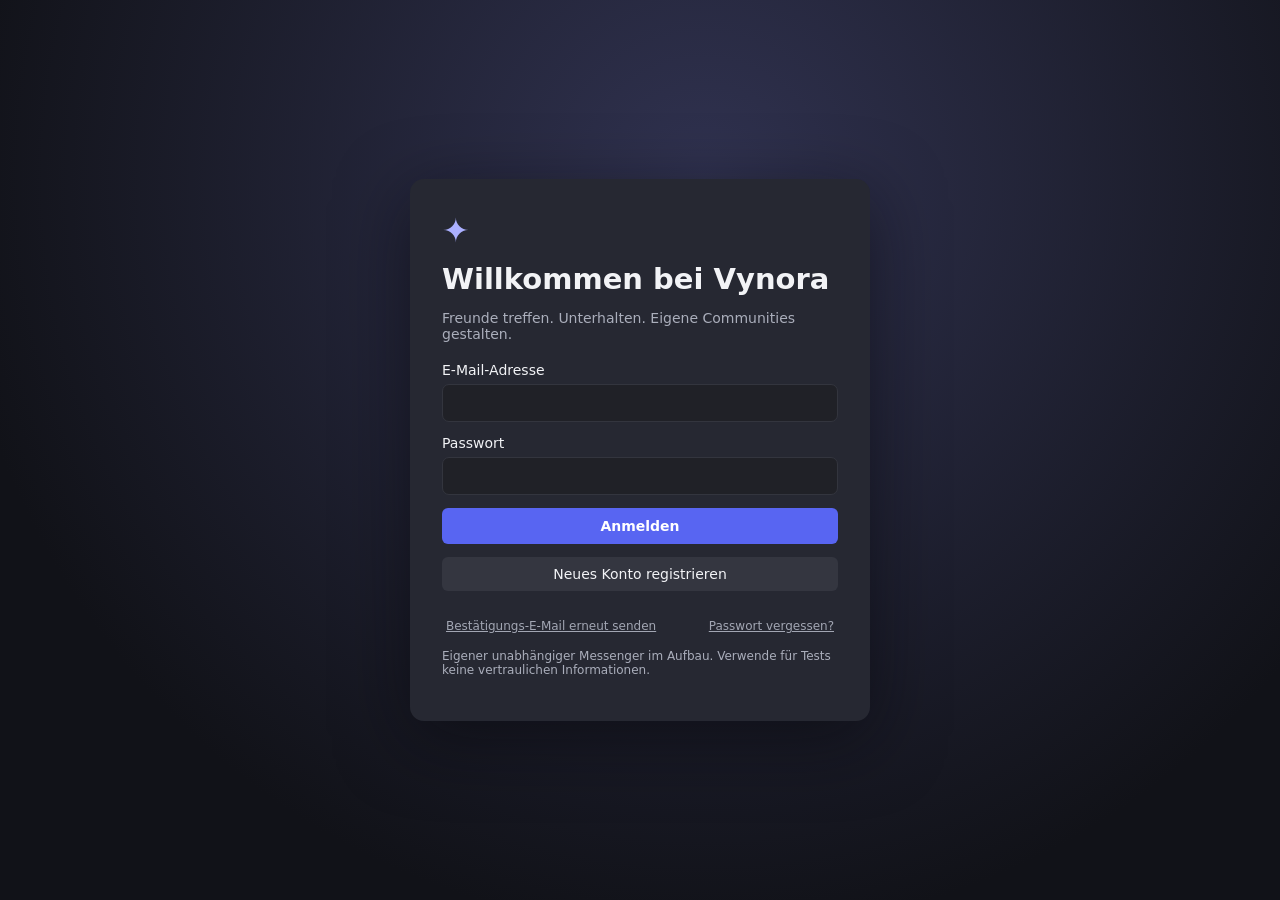
<file: index.html>
<!doctype html>
<html lang="de">
<head>
<meta charset="utf-8"><meta name="viewport" content="width=device-width,initial-scale=1">
<meta name="theme-color" content="#18191f">
<title>Vynora — Chat, Friends & Communities</title>
<style>
:root{color-scheme:dark;font-family:Inter,ui-sans-serif,system-ui,-apple-system,"Segoe UI",Arial,sans-serif;background:#17181e;color:#f3f3f5;font-size:14px}
*{box-sizing:border-box}body{margin:0}button,input,textarea{font:inherit}button{cursor:pointer;color:inherit;background:transparent;border:0}button:focus-visible,input:focus-visible,textarea:focus-visible{outline:2px solid #99a0ff;outline-offset:2px}
button:disabled{opacity:.4;cursor:default}button:hover:not(:disabled){filter:brightness(1.16)}
input,textarea{background:#202127;color:inherit;border:1px solid #33353e;border-radius:7px;padding:10px;min-width:0}textarea{resize:none}a{color:#adb8ff}.hidden{display:none!important}
#authView{display:grid;min-height:100dvh;place-items:center;background:radial-gradient(circle at 55% 20%,#303250,#111218 75%);padding:24px}
.authCard{background:#262832;padding:32px;width:min(460px,100%);border-radius:14px;box-shadow:0 18px 70px #07080b88}
.authCard h1{font-size:29px;margin:12px 0 0}.authCard p{color:#aaaebb}.authCard form{display:grid;gap:13px;margin-top:20px}
.primary{background:#5865f2!important;color:#fff!important;border-radius:6px;padding:10px 14px;font-weight:650}.secondary{background:#343640;border-radius:6px;padding:9px 13px}
.error{color:#ff9494;white-space:pre-line;font-size:12px}.hint{color:#a2a6b3;font-size:12px}.muted{color:#9295a3}
#app{display:flex;width:100%;height:100dvh;overflow:hidden}
.rail{width:72px;flex:0 0 72px;background:#111217;display:flex;flex-direction:column;align-items:center;gap:10px;padding:15px 7px;overflow:auto}
.railButton{width:46px;min-height:46px;border-radius:16px;background:#30313c;font-size:21px;font-weight:750;transition:background .15s,border-radius .15s}
.railButton:hover,.railButton.active{background:#5865f2;border-radius:13px}.railDivider{height:2px;background:#363740;width:34px;margin:1px}
.side{width:265px;flex:0 0 265px;background:#14151b;display:flex;flex-direction:column;min-height:0}
.sideTop{height:51px;flex:0 0 51px;border-bottom:1px solid #111217;padding:9px}
.searchTop{background:#23242b;border-radius:6px;width:100%;text-align:left;padding:9px;font-size:12px}
.sideScroll{flex:1;min-height:0;overflow:auto;padding:12px 9px}
.navItem{display:flex;gap:11px;align-items:center;text-align:left;width:100%;padding:10px 11px;border-radius:7px;color:#b5b7c5;overflow:hidden;text-overflow:ellipsis;white-space:nowrap}
.navItem:hover,.navItem.active{background:#343640;color:#fff}
.sectionLabel{font-size:11px;font-weight:650;letter-spacing:.06em;color:#8e909e;padding:15px 11px 8px;display:flex;align-items:center;justify-content:space-between}
.iconSmall{font-size:18px}.avatar{width:34px;min-width:34px;height:34px;border-radius:50%;background:#5964b5;display:grid;place-items:center;font-weight:750;color:white}
.account{height:60px;background:#22232b;display:flex;align-items:center;gap:9px;padding:8px;flex-shrink:0}
.accountInfo{min-width:0;flex:1}.accountInfo b,.accountInfo small{display:block;overflow:hidden;text-overflow:ellipsis;white-space:nowrap}
.accountInfo small{font-size:11px;color:#a6a9b8}.onlineDot{color:#39c793}
.work{flex:1;min-width:0;display:flex;flex-direction:column}
.top{height:51px;min-height:51px;box-shadow:0 1px 3px #0005;display:flex;align-items:center;gap:12px;padding:0 19px;z-index:1}
.top strong{font-size:15px}.sep{width:1px;height:23px;background:#383943}.tab{border-radius:5px;padding:6px 10px;color:#b3b5c3}.tab.active{background:#353640;color:#fff}
.body{display:flex;min-height:0;flex:1}.content{flex:1;min-width:0;display:flex;flex-direction:column;min-height:0}
.right{width:285px;flex:0 0 285px;border-left:1px solid #292a33;padding:20px 16px;overflow:auto}
.right h3{margin:0 0 12px}.activeCard{background:#22242b;border-radius:8px;padding:20px;text-align:center;color:#c1c3d0;font-size:13px}
.view{flex:1;min-height:0;display:flex;flex-direction:column}
.friendsArea{overflow:auto;padding:17px 22px}.filter{width:100%;background:#111217;border-color:#34353e}.listHead{font-size:11px;color:#a9acb8;margin:20px 0 11px;font-weight:700}
.friendRow{display:flex;align-items:center;gap:12px;border-top:1px solid #30313a;padding:12px 0}.friendRow .grow{flex:1;min-width:0}
.friendRow b,.friendRow small{display:block;overflow:hidden;text-overflow:ellipsis;white-space:nowrap}.friendRow small{color:#9b9eaa;margin-top:3px}
.pill{background:#292b35;border-radius:8px;padding:9px 12px}
.msgs{flex:1;overflow-y:auto;min-height:0;padding:20px 24px 0}.msg{display:flex;gap:13px;padding:8px 0}.msgMain{min-width:0;flex:1}.msgName{font-weight:700}.msgDate{color:#9295a3;font-size:11px;margin-left:8px}.msgBody{white-space:pre-wrap;overflow-wrap:anywhere;margin:5px 0;line-height:1.45}
.composer{margin:14px 19px 23px;display:flex;gap:10px;background:#363740;border-radius:9px;padding:9px}.composer input{flex:1;background:transparent;border:0;outline:0}
.composer .primary{padding:9px 17px}.empty{color:#a2a4b1;padding:25px}.profilePanel{padding:18px}.profilePanel label{display:block;margin-top:12px;font-size:12px;color:#bbb}.profilePanel input{width:100%;margin-top:6px}
.toast{position:absolute;bottom:79px;right:24px;background:#343749;border:1px solid #535779;padding:12px 17px;max-width:400px;border-radius:8px;box-shadow:0 12px 30px #0008;z-index:99}
@media(max-width:1120px){.right{display:none}}@media(max-width:700px){.rail{width:54px;flex-basis:54px;padding:10px 2px}.railButton{width:39px;min-height:39px;font-size:18px}.side{width:170px;flex-basis:170px}.top{gap:4px;padding:0 8px}.top strong{font-size:13px}.tab{padding:6px;font-size:11px}.friendsArea{padding:10px}.msgs{padding:8px}.composer{margin:8px}.navItem{padding:8px 6px;font-size:12px}.sectionLabel{padding-left:6px;font-size:10px}}
</style>
<link rel="stylesheet" href="./assets/vynora-discordlike.css?v=3">
<link rel="stylesheet" href="./assets/vynora-v04.css?v=1">
</head>
<body>
<div id="authView">
  <div class="authCard">
    <div style="font-size:33px;color:#abb0ff">✦</div>
    <h1>Willkommen bei Vynora</h1>
    <p>Freunde treffen. Unterhalten. Eigene Communities gestalten.</p>
    <form id="authForm">
      <label>E-Mail-Adresse<input id="authEmail" type="email" autocomplete="email" required style="width:100%;margin-top:6px"></label>
      <label>Passwort<input id="authPassword" type="password" minlength="8" autocomplete="current-password" required style="width:100%;margin-top:6px"></label>
      <button class="primary" type="submit">Anmelden</button>
      <button id="register" class="secondary" type="button">Neues Konto registrieren</button>
      <div id="authStatus" class="hint" role="status"></div>
       <div style="display:flex;justify-content:space-between;gap:12px;margin-top:-2px">
         <button type="button" class="hint" id="resendConfirm" style="padding:4px;text-decoration:underline;text-align:left">Bestätigungs-E-Mail erneut senden</button>
         <button type="button" class="hint" id="forgotPassword" style="padding:4px;text-decoration:underline;text-align:right">Passwort vergessen?</button>
       </div>
    </form>
    <p class="hint">Eigener unabhängiger Messenger im Aufbau. Verwende für Tests keine vertraulichen Informationen.</p>
  </div>
</div>
<div id="app" class="hidden">
  <nav class="rail" id="serversRail" aria-label="Servernavigation"></nav>
  <aside class="side">
    <div class="sideTop"><button class="searchTop" id="quickSearch"><span>Unterhaltung suchen</span><span class="key">Strg K</span></button></div>
    <div class="sideScroll">
      <button class="navItem active" id="navFriends"><span id="friendsNavIcon"></span> Freunde</button>
      <button class="navItem" id="navRequests"><span id="requestsNavIcon"></span> Freundschaftsanfragen <span id="requestCount" style="margin-left:auto;color:#fff"></span></button>
      <div class="sectionLabel" id="dmHeading"><span>DIREKTNACHRICHTEN</span><button id="addFriendSide" aria-label="Freund hinzufügen">＋</button></div>
      <div id="dmNav"></div>
      <div class="sectionLabel" id="channelHeading"><span id="serverNavTitle">KANÄLE</span><div><button id="inviteServer" title="Einladungscode teilen">⤴</button><button id="addChannel" title="Kanal erstellen">＋</button></div></div>
      <div id="channelNav"></div>
    </div>
    <div class="account">
      <span class="avatar" id="selfAvatar">V</span><div class="accountInfo"><b id="selfDisplay">Vynora</b><small id="selfUsername">● Online</small></div>
      <button id="settingsButton" title="Einstellungen" aria-label="Einstellungen">⚙</button><button id="logout" title="Abmelden" aria-label="Abmelden">⇥</button>
    </div>
  </aside>
  <main class="work">
    <header class="top"><strong id="headerTitle">Freunde</strong><span class="sep" id="headerSeparator"></span><div id="tabs">
      <button class="tab" data-tab="online" title="Online-Status folgt später">Online</button>
      <button class="tab active" data-tab="all">Alle</button>
      <button class="tab" data-tab="pending">Ausstehend</button>
      <button class="primary" style="padding:7px 12px" id="addFriendTop">Freund hinzufügen</button>
    </div>
      <div class="topTools">
        <button type="button" id="membersToggle" title="Mitglieder/Profil anzeigen" aria-label="Mitglieder/Profil anzeigen"><span id="membersIcon"></span></button>
        <button type="button" id="inviteAction" title="Einladungsoptionen" aria-label="Einladen"><span id="inviteIcon"></span></button>
        <input class="quickFind" id="topSearch" type="search" placeholder="Suchen" aria-label="Nachrichten durchsuchen" maxlength="120">
      </div>
    </header>
    <div class="body">
      <div class="content">
        <section class="view" id="friendsView"><div class="friendsArea">
          <div class="friendSearchWrap"><span class="searchMag" id="filterMag"></span><input class="filter" id="friendFilter" placeholder="Suchen" aria-label="Freunde suchen"></div>
          <div class="listHead" id="friendHeading">ALLE FREUNDE</div><div id="friendRows"></div>
        </div></section>
        <section class="view hidden" id="requestsView"><div class="friendsArea">
          <h2>Freundschaftsanfragen</h2><p class="muted">Anfragen senden, annehmen und ablehnen.</p>
          <form id="searchUserForm" style="display:flex;gap:8px;margin:15px 0">
            <input id="searchUser" placeholder="Nutzername suchen …" minlength="3" maxlength="48" required style="flex:1"><button class="primary">Suchen</button>
          </form><div id="searchResults"></div><div class="listHead">EINGEHENDE / AUSGEHENDE ANFRAGEN</div><div id="requestsRows"></div>
        </div></section>
        <section class="view hidden" id="chatView">
          <div class="msgs" id="messages"></div>
          <form class="composer" id="composerForm">
            <button id="composerEmoji" type="button" class="composeTool" title="Emoji einfügen" aria-label="Emoji einfügen">☺</button>
            <input id="composerInput" maxlength="2000" autocomplete="off" placeholder="Nachricht schreiben..." aria-label="Nachricht schreiben">
            <button class="primary" id="sendButton" type="submit">Senden</button>
          </form>
        </section>
        <section class="view hidden" id="settingsView"><div class="friendsArea profilePanel" style="max-width:560px">
          <h2>Mein Konto</h2><p class="settingsHint">Passe an, wie andere dich in Vynora sehen.</p>
          <form id="profileForm"><label>Anzeigename<input id="displayNameInput" maxlength="40" required></label>
            <label>Benutzername (3–32 Zeichen, a–z, 0–9, _ und .)<input id="usernameInput" maxlength="32" minlength="3" required></label>
            <label>Mein Status
              <select id="presenceSelect" style="display:block;background:#15161b;color:#f6f6fa;border:1px solid #444650;border-radius:7px;padding:11px;width:100%;margin-top:8px">
                <option value="online">🟢 Online</option>
                <option value="away">🌙 Abwesend</option>
                <option value="busy">⛔ Nicht stören</option>
                <option value="invisible">⚪ Unsichtbar</option>
              </select>
            </label>
            <button class="primary" style="margin-top:18px">Profil speichern</button>
          </form><div style="margin:22px 0;border-top:1px solid #353640;padding-top:18px">
            <h3>Blockierte Nutzer</h3><p class="hint">Konten, die du blockierst, können dir keine neuen Nachrichten senden.</p>
            <div id="blockedUsers"></div><button type="button" class="secondary" id="refreshBlocks">Blockierte Nutzer anzeigen</button>
          </div><p class="hint">Vynora nutzt Supabase für Anmeldung und Nachrichtenspeicherung. Nachrichten sind derzeit nicht Ende-zu-Ende-verschlüsselt.</p>
        </div></section>
      </div>
      <aside class="right"><h3 id="rightHeading">Jetzt aktiv</h3><div class="activeCard" id="rightText">Hier ist es noch ruhig …</div></aside>
    </div>
  </main>
  <div id="toast" class="toast hidden" role="status"></div>
  <div id="modalRoot" class="hidden modalBackdrop" role="presentation">
    <div class="modal" role="dialog" aria-modal="true" aria-labelledby="modalTitle">
      <h2 id="modalTitle">Vynora</h2><p id="modalDescription"></p>
      <form id="modalForm">
        <div id="modalInputWrap"><input id="modalInput" autocomplete="off" maxlength="120" aria-label="Eingabe" style="width:100%"></div>
        <div id="modalChoices" class="hidden" style="margin-top:14px;display:flex;flex-wrap:wrap;gap:10px"></div>
        <div class="modalFooter"><button type="button" class="secondary" id="modalCancel">Abbrechen</button><button type="submit" class="primary" id="modalSubmit">Weiter</button></div>
      </form>
    </div>
  </div>
</div>
<script type="module">
import {createClient} from 'https://esm.sh/@supabase/supabase-js@2.57.0';
import {SUPABASE_URL,SUPABASE_PUBLISHABLE_KEY} from './supabase-config.js';
const el=id=>document.getElementById(id);
const client=createClient(SUPABASE_URL,SUPABASE_PUBLISHABLE_KEY,{auth:{persistSession:true,autoRefreshToken:true}});
const S={user:null,profile:null,profiles:new Map(),requests:[],friends:[],dms:[],servers:[],channels:[],server:null,chat:null,view:'friends',tab:'all',subscription:null,poll:null,presenceTimer:null,panelHidden:false};
const text=(tag,value,cls)=>{const n=document.createElement(tag);n.textContent=value;if(cls)n.className=cls;return n};
const clear=id=>el(id).replaceChildren();
const toggle=(id,visible)=>el(id).classList.toggle('hidden',!visible);
const short=id=>id.slice(0,7);

const SVG_PATHS={
friends:'<path d="M16 21v-2a4 4 0 0 0-4-4H6a4 4 0 0 0-4 4v2"/><circle cx="9" cy="7" r="4"/><path d="M22 21v-2a4 4 0 0 0-3-3.87M16 3.13a4 4 0 0 1 0 7.75"/>',
mail:'<rect width="20" height="16" x="2" y="4" rx="2"/><path d="m22 7-10 6L2 7"/>',
members:'<path d="M16 21v-2a4 4 0 0 0-4-4H6a4 4 0 0 0-4 4v2"/><circle cx="9" cy="7" r="4"/><path d="M22 21v-2a4 4 0 0 0-3-3.87M16 3.13a4 4 0 0 1 0 7.75"/>',
invite:'<circle cx="9" cy="8" r="4"/><path d="M3 21v-2a6 6 0 0 1 12 0v2M19 8v6m-3-3h6"/>',
search:'<circle cx="11" cy="11" r="8"/><path d="m21 21-4.35-4.35"/>',
chat:'<path d="M21 11.5a8.38 8.38 0 0 1-.9 3.8A8.5 8.5 0 0 1 12.5 20a8.38 8.38 0 0 1-3.8-.9L3 21l1.9-5.7a8.38 8.38 0 0 1-.9-3.8A8.5 8.5 0 0 1 12.5 3h.5a8.5 8.5 0 0 1 8 8v.5z"/>',
hash:'<path d="M4 9h16M4 15h16M11 3 7 21M17 3l-4 18"/>',
heart:'<path d="M20.8 4.6a5.5 5.5 0 0 0-7.8 0L12 5.7l-1.1-1.1a5.5 5.5 0 0 0-7.8 7.8L12 21l8.8-8.6a5.5 5.5 0 0 0 0-7.8z"/>',
edit:'<path d="M12 20h9M16.5 3.5a2.12 2.12 0 0 1 3 3L7 19l-4 1 1-4 12.5-12.5z"/>',
trash:'<path d="M3 6h18M8 6V4h8v2M19 6l-1 15H6L5 6M10 10v7M14 10v7"/>',
smile:'<circle cx="12" cy="12" r="10"/><path d="M8 14s1.5 2 4 2 4-2 4-2M8.5 9.5h.01M15.5 9.5h.01"/>',
plus:'<path d="M12 5v14M5 12h14"/>',
gear:'<path d="M12 8a4 4 0 1 0 0 8 4 4 0 0 0 0-8z"/><path d="m10 2 1 2h2l1-2 3 1 0 2 2 1 2-1 2 3-2 2v3l2 2-2 3-2-1-2 1v2l-3 1-1-2h-2l-1 2-3-1v-2l-2-1-2 1-2-3 2-2v-3L1 8l2-3 2 1 2-1V3z"/>',
users:'<circle cx="8" cy="8" r="4"/><circle cx="16" cy="8" r="4"/><path d="M1 21a7 7 0 0 1 14 0M10 21a7 7 0 0 1 13 0"/>'
};
function ico(name){const svg=document.createElementNS('http://www.w3.org/2000/svg','svg');svg.setAttribute('width','20');svg.setAttribute('height','20');svg.setAttribute('viewBox','0 0 24 24');svg.setAttribute('fill','none');svg.setAttribute('stroke','currentColor');svg.setAttribute('stroke-width','1.8');svg.setAttribute('stroke-linecap','round');svg.setAttribute('stroke-linejoin','round');svg.setAttribute('aria-hidden','true');svg.innerHTML=SVG_PATHS[name]||SVG_PATHS.plus;return svg}
function iconButton(name,title,fn,cls='pill'){const b=text('button','',cls);b.type='button';b.title=title;b.setAttribute('aria-label',title);b.append(ico(name));b.onclick=fn;return b}
function online(id){const p=S.profiles.get(id);return !!p&&p.presence_status!=='invisible'&&!!p.last_seen_at&&(Date.now()-new Date(p.last_seen_at).getTime()<150000)}
async function heartbeat(){if(!S.user||S.profile?.presence_status==='invisible')return;const {error}=await client.from('profiles').update({last_seen_at:new Date().toISOString()}).eq('id',S.user.id);if(error)console.warn('Presence heartbeat:',error.message)}
async function refreshPresence(){if(!S.user||!S.friends.length)return;const {data,error}=await client.from('profiles').select('id,username,display_name,last_seen_at,presence_status').in('id',S.friends);if(error)return;for(const p of data)S.profiles.set(p.id,p);renderFriends();renderSidebar();if(S.view==='friends')renderRight()}
function openDialog(title,description,opts={}){return new Promise(resolve=>{
 const root=el('modalRoot'),input=el('modalInput'),form=el('modalForm'),choices=el('modalChoices'),wrap=el('modalInputWrap');
 el('modalTitle').textContent=title;el('modalDescription').textContent=description||'';input.value=opts.defaultValue||'';input.placeholder=opts.placeholder||'';
 input.maxLength=opts.maxLength||120;input.type=opts.inputType||'text';el('modalSubmit').textContent=opts.submitLabel||'Bestätigen';
 choices.replaceChildren();const hasChoices=Array.isArray(opts.choices);
 toggle('modalChoices',hasChoices);toggle('modalInputWrap',!hasChoices);toggle('modalSubmit',!hasChoices);
 const close=value=>{toggle('modalRoot',false);form.onsubmit=null;el('modalCancel').onclick=null;root.onmousedown=null;document.removeEventListener('keydown',esc);resolve(value)};
 const esc=e=>{if(e.key==='Escape'){e.preventDefault();close(null)}};
 document.addEventListener('keydown',esc);
 el('modalCancel').onclick=()=>close(null);
 root.onmousedown=e=>{if(e.target===root)close(null)};
 form.onsubmit=e=>{e.preventDefault();if(!hasChoices)close(input.value.trim())};
 if(hasChoices)for(const c of opts.choices){const b=text('button',c,'secondary');b.type='button';b.onclick=()=>close(c);choices.append(b)}
 toggle('modalRoot',true);if(!hasChoices)setTimeout(()=>input.focus(),0)
})}

let toastTimer;
function notify(message){el('toast').textContent=message;toggle('toast',true);clearTimeout(toastTimer);toastTimer=setTimeout(()=>toggle('toast',false),5000)}
function explain(e){notify(e?.message||String(e)||'Unbekannter Fehler')}
function authError(e){
 const msg=String(e?.message||'Unbekannter Fehler');
 if(/email not confirmed/i.test(msg))return 'Bitte bestätige zuerst deine E-Mail-Adresse. Prüfe dein Postfach und den Spam-Ordner.';
 if(/invalid login credentials/i.test(msg))return 'E-Mail-Adresse oder Passwort stimmt nicht.';
 if(/only request this after|rate limit/i.test(msg))return 'Zu viele Anfragen kurz hintereinander. Bitte versuche es etwas später erneut.';
 if(/already registered/i.test(msg))return 'Unter dieser E-Mail-Adresse gibt es möglicherweise bereits ein Konto. Bitte melde dich an.';
 return msg
}
function pName(id){return S.profiles.get(id)?.display_name||('Nutzer '+short(id))}
function pUser(id){return S.profiles.get(id)?.username||short(id)}
async function readProfiles(ids){const needed=[...new Set(ids.filter(Boolean))].filter(x=>!S.profiles.has(x));if(!needed.length)return;const {data,error}=await client.from('profiles').select('id,username,display_name,last_seen_at,presence_status').in('id',needed);if(error)throw error;for(const p of data||[])S.profiles.set(p.id,p)}
function makeAvatar(name){return text('span',(name||'?').slice(0,1).toUpperCase(),'avatar')}
function navButton(label,onclick,active=false){const b=text('button',label,'navItem'+(active?' active':''));b.onclick=onclick;return b}
function setTitle(title){el('headerTitle').textContent=title}
function view(name){S.view=name;syncServerMode();el('topSearch').value='';el('topSearch').placeholder=name==='friends'?'Freunde suchen':name==='chat'?'Nachrichten suchen':'Suchen';for(const x of ['friends','requests','chat','settings'])toggle(x+'View',x===name);toggle('tabs',name==='friends');el('navFriends').classList.toggle('active',name==='friends');el('navRequests').classList.toggle('active',name==='requests');el('rightHeading').textContent=name==='friends'?'Jetzt aktiv':name==='chat'?'Mitglieder':'Vynora';renderRight().catch(explain)}
function tab(t){S.tab=t;document.querySelectorAll('[data-tab]').forEach(b=>b.classList.toggle('active',b.dataset.tab===t));renderFriends()}
async function loadProfile(){const {data,error}=await client.from('profiles').select('id,username,display_name,last_seen_at,presence_status').eq('id',S.user.id).single();if(error)throw error;S.profile=data;S.profiles.set(data.id,data);el('selfDisplay').textContent=data.display_name;el('selfUsername').textContent='@'+data.username;el('selfAvatar').textContent=data.display_name.slice(0,1).toUpperCase();el('displayNameInput').value=data.display_name;el('usernameInput').value=data.username.startsWith('user_')?'':data.username;el('presenceSelect').value=data.presence_status||'online'}
async function loadFriends(){
  const {data,error}=await client.from('friend_requests').select('id,sender_id,receiver_id,status,created_at').or('sender_id.eq.'+S.user.id+',receiver_id.eq.'+S.user.id).order('created_at',{ascending:false}).limit(200);
  if(error)throw error;S.requests=data||[];S.friends=S.requests.filter(r=>r.status==='accepted').map(r=>r.sender_id===S.user.id?r.receiver_id:r.sender_id);
  await readProfiles(S.requests.map(r=>r.sender_id===S.user.id?r.receiver_id:r.sender_id));
  el('requestCount').textContent=S.requests.filter(r=>r.status==='pending'&&r.receiver_id===S.user.id).length||'';
  renderFriends();renderRequests();renderSidebar()
}
function renderFriends(){
 const rows=el('friendRows');rows.replaceChildren();
 let ids=S.friends;
 if(S.tab==='pending'){el('friendHeading').textContent='FREUNDSCHAFTSANFRAGEN';const b=text('button','Offene Anfragen ansehen','primary');b.onclick=showRequests;rows.append(b);return}
 if(S.tab==='online')ids=ids.filter(online);
 const q=el('friendFilter').value.trim().toLowerCase();
 ids=ids.filter(id=>pName(id).toLowerCase().includes(q)||pUser(id).toLowerCase().includes(q));
 el('friendHeading').textContent=(S.tab==='online'?'ONLINE':'ALLE FREUNDE')+' — '+ids.length;
 for(const id of ids){
  const row=text('div','','friendRow'),a=makeAvatar(pName(id)),info=text('div','','grow');
  info.append(text('b',pName(id)),text('small',online(id)?'🟢 Online · @'+pUser(id):'Offline · @'+pUser(id)));
  row.append(a,info,iconButton('chat','Nachricht senden',()=>openDm(id)),iconButton('members','Profil ansehen',()=>showUserProfile(id)));
  rows.append(row)
 }
 if(!ids.length){const empty=text('div','','emptyState');empty.append(text('div',S.tab==='online'?'☾':'✦','symbol'),text('h3',S.tab==='online'?'Gerade niemand online':'Hier ist es noch ruhig'),text('p',S.tab==='online'?'Deine Freunde werden hier angezeigt, wenn sie Vynora verwenden.':'Füge Freunde über ihren Benutzernamen hinzu.'));rows.append(empty)}
}
function renderRequests(){const rows=el('requestsRows');rows.replaceChildren();for(const r of S.requests.filter(r=>r.status==='pending')){const incoming=r.receiver_id===S.user.id;const id=incoming?r.sender_id:r.receiver_id;const line=text('div','','friendRow');const info=text('div','','grow');info.append(text('b',pName(id)),text('small',(incoming?'Eingehend':'Gesendet')+' · @'+pUser(id)));line.append(makeAvatar(pName(id)),info);if(incoming){for(const [status,label] of [['accepted','Annehmen'],['declined','Ablehnen']]){const b=text('button',label,'pill');b.onclick=()=>changeRequest(r,status);line.append(b)}}else{const cancel=text('button','Zurückziehen','pill');cancel.title='Freundschaftsanfrage zurückziehen';cancel.onclick=async()=>{const {error}=await client.from('friend_requests').delete().eq('id',r.id).eq('sender_id',S.user.id);if(error)explain(error);else{notify('Anfrage zurückgezogen');await loadFriends()}};line.append(cancel)}rows.append(line)}if(!rows.childElementCount)rows.append(text('p','Keine offenen Anfragen','muted'))}
async function changeRequest(r,status){try{const {error}=await client.from('friend_requests').update({status}).eq('id',r.id).eq('receiver_id',S.user.id);if(error)throw error;await loadFriends();notify(status==='accepted'?'Freundschaft bestätigt':'Anfrage abgelehnt')}catch(e){explain(e)}}
async function loadBlocks(){
 if(!S.user)return;const out=el('blockedUsers');out.replaceChildren();
 const {data,error}=await client.from('user_blocks').select('blocked_id').eq('blocker_id',S.user.id);
 if(error)throw error;await readProfiles((data||[]).map(x=>x.blocked_id));
 for(const row of data||[]){
  const item=text('div','','friendRow'),info=text('div',pName(row.blocked_id),'grow');
  const b=text('button','Entblocken','pill');b.style.width='auto';b.style.borderRadius='6px';b.onclick=async()=>{
    const {error:e}=await client.from('user_blocks').delete().eq('blocker_id',S.user.id).eq('blocked_id',row.blocked_id);
    if(e)explain(e);else{notify('Blockierung aufgehoben');await loadBlocks()}
  };
  item.append(makeAvatar(pName(row.blocked_id)),info,b);out.append(item)
 }
 if(!out.childElementCount)out.append(text('p','Du hast niemanden blockiert.','muted'))
}
async function blockUser(id){if(!confirm('Diesen Kontakt blockieren? Danach kannst du ihm keine Nachrichten mehr senden.'))return;try{const {error}=await client.from('user_blocks').insert({blocker_id:S.user.id,blocked_id:id});if(error)throw error;await loadFriends();notify('Kontakt blockiert.')}catch(e){explain(e)}}
function showFriends(){leaveChat().catch(explain);S.server=null;S.chat=null;view('friends');setTitle('♟ Freunde');renderFriends();renderSidebar();renderRail()}
function showRequests(){leaveChat().catch(explain);S.server=null;S.chat=null;view('requests');setTitle('✉ Freundschaftsanfragen');renderRequests();renderSidebar();renderRail()}
function showSettings(){leaveChat().catch(explain);S.chat=null;view('settings');setTitle('⚙ Benutzereinstellungen');renderSidebar();loadBlocks().catch(explain)}
function syncServerMode(){
 const on=!!S.server&&S.view==='chat';
 el('app').classList.toggle('serverMode',on);
 const search=el('quickSearch');
 if(search.firstElementChild)search.firstElementChild.textContent=on?(S.server.name+' ▾'):'Unterhaltung suchen';
 search.title=on?'Serveroptionen':'Kontakte und Unterhaltungen suchen';
}
function renderSidebar(){
 syncServerMode();
 const dm=el('dmNav');dm.replaceChildren();
 for(const d of S.dms){
  const id=d.otherId,b=text('button','','navItem'+(S.chat?.type==='dm'&&S.chat.id===d.id?' active':''));
  b.title=pName(id);b.type='button';const a=makeAvatar(pName(id));const title=text('span','','navTitle');
  title.textContent=pName(id);
  b.append(a,title);if(online(id))b.append(text('span','●','onlineDot'));
  b.onclick=()=>openDm(id,d.id);dm.append(b)
 }
 const cn=el('channelNav');cn.replaceChildren();
 el('serverNavTitle').textContent=S.server?S.server.name.toUpperCase():'DEINE KANÄLE';
 for(const c of S.channels.filter(c=>c.server_id===S.server?.id)){
   const b=navButton('',()=>openChannel(c),S.chat?.type==='channel'&&S.chat.id===c.id);
   b.append(ico('hash'),text('span',c.name,'navTitle'));cn.append(b)
 }
}
function renderRail(){
 const rail=el('serversRail');rail.replaceChildren();
 const home=text('button','✦','railButton'+(!S.server?' active':''));
 home.title='Vynora Home';home.setAttribute('aria-label','Vynora Home');home.onclick=showFriends;
 rail.append(home,text('div','','railDivider'));
 for(const srv of S.servers){const b=text('button',srv.name.slice(0,2).toUpperCase(),'railButton'+(S.server?.id===srv.id?' active':''));
 b.title=srv.name;b.setAttribute('aria-label','Server '+srv.name);b.onclick=()=>selectServer(srv);rail.append(b)}
 const add=text('button','＋','railButton is-add');add.title='Server erstellen';add.setAttribute('aria-label','Server erstellen');add.onclick=createServer;rail.append(add);
 const join=text('button','↪','railButton is-add');join.title='Server beitreten';join.setAttribute('aria-label','Server beitreten');join.onclick=joinServer;rail.append(join)
}
async function renderRight(){
 const box=el('rightText'),title=el('rightHeading');box.replaceChildren();box.className='';
 if(S.view==='friends'){
  title.textContent='Jetzt aktiv';box.className='activeCard';
  const live=S.friends.filter(online);
  if(!live.length){box.append(text('strong','Gerade ist es ruhig ...'),text('p','Wenn Freunde online kommen, erscheinen sie hier.'));return}
  box.append(text('strong',live.length+' online'));
  for(const id of live){const b=text('button','','memberRow');b.style.width='100%';b.append(makeAvatar(pName(id)),text('span',pName(id),'label'));b.onclick=()=>openDm(id);box.append(b)}
  return
 }
 if(S.view==='chat'&&S.chat?.type==='dm'){
  title.textContent='Profil';const id=S.chat.otherId;
  const banner=text('div','','profileHeader'),big=text('span',pName(id).slice(0,1).toUpperCase(),'largeAvatar');banner.append(big);
  const panel=text('div','','profileCard');
  panel.append(text('div',pName(id),'name'),text('div','@'+pUser(id),'handle'));
  const info=text('div','','info');info.append(text('strong','STATUS'),text('span',online(id)?'🟢 Online':'Offline'));
  panel.append(info);box.append(banner,panel);return
 }
 if(S.view==='chat'&&S.server){
  title.textContent='Mitglieder';box.className='';
  const selectedServer=S.server.id;
  try{
   const {data,error}=await client.from('server_members').select('user_id').eq('server_id',selectedServer).limit(200);
   if(error)throw error;if(S.server?.id!==selectedServer)return;
   await readProfiles((data||[]).map(x=>x.user_id));
   box.append(text('div','MITGLIEDER — '+(data||[]).length,'listHead'));
   for(const m of data||[]){const row=text('button','','memberRow');row.style.width='100%';row.append(makeAvatar(pName(m.user_id)),text('span',pName(m.user_id),'label'));row.onclick=()=>showUserProfile(m.user_id);box.append(row)}
  }catch(e){box.append(text('p','Mitglieder momentan nicht verfügbar.','muted'))}
  return
 }
 title.textContent='Vynora';box.className='activeCard';box.append(text('strong','Dein Messenger'),text('p','Freunde hinzufügen, chatten und Communities erstellen.'))
}
async function showUserProfile(id){
 if(!id)return;const p=S.profiles.get(id);
 const status=online(id)?'🟢 Online':'⚪ Offline';
 const buttons=id===S.user?.id?['Schließen']:S.friends.includes(id)?['Nachricht','Blockieren','Schließen']:['Schließen'];
 const choice=await openDialog(p?.display_name||'Profil','@'+(p?.username||short(id))+' · '+status,{choices:buttons});
 if(choice==='Nachricht')await openDm(id);
 if(choice==='Blockieren')await blockUser(id)
}
function applySearch(){
 const q=el('topSearch').value.trim().toLocaleLowerCase();
 if(S.view==='friends'){el('friendFilter').value=q;renderFriends();return}
 if(S.view==='chat'){document.querySelectorAll('#messages .msg').forEach(n=>n.classList.toggle('hidden',q&&!n.textContent.toLocaleLowerCase().includes(q)))}
}
async function loadDms(){
  const {data,error}=await client.from('conversation_members').select('conversation_id').eq('user_id',S.user.id).limit(100);if(error)throw error;
  S.dms=[];for(const m of data||[]){const {data:users,error:e}=await client.from('conversation_members').select('user_id').eq('conversation_id',m.conversation_id);if(e)throw e;const other=users?.find(x=>x.user_id!==S.user.id);if(other)S.dms.push({id:m.conversation_id,otherId:other.user_id})}
  await readProfiles(S.dms.map(d=>d.otherId));renderSidebar()
}
async function loadServers(){
  const {data,error}=await client.from('server_members').select('server_id').eq('user_id',S.user.id);if(error)throw error;
  const ids=(data||[]).map(x=>x.server_id);
  if(ids.length){const sr=await client.from('servers').select('id,name,owner_id,invite_code').in('id',ids);if(sr.error)throw sr.error;S.servers=sr.data||[]}
  else S.servers=[];
  renderRail();renderSidebar()
}
async function selectServer(srv){try{await leaveChat();S.server=srv;S.chat=null;const {data,error}=await client.from('channels').select('id,server_id,name').eq('server_id',srv.id).order('created_at');if(error)throw error;S.channels=data||[];renderSidebar();renderRail();view('chat');setTitle(srv.name);const first=S.channels[0];if(first)await openChannel(first);else el('messages').replaceChildren(text('p','Dieser Server hat noch keine Textkanäle.','muted'))}catch(e){explain(e)}}
async function createServer(){let name=await openDialog('Server erstellen','Baue deine eigene Community auf.',{placeholder:'Name deiner Community',submitLabel:'Erstellen',maxLength:64});if(!name)return;name=name.trim();if(!name||name.length>64)return;try{const {data,error}=await client.rpc('create_server',{p_name:name});if(error)throw error;await loadServers();const server=S.servers.find(s=>s.id===data);if(server)await selectServer(server);notify('Server erstellt!')}catch(e){explain(e)}}
async function joinServer(){const code=await openDialog('Server beitreten','Gib einen Einladungscode ein, den du von einem Mitglied erhalten hast.',{placeholder:'Einladungscode',submitLabel:'Beitreten',maxLength:80});if(!code)return;try{const {data,error}=await client.rpc('join_server',{p_invite_code:code.trim()});if(error)throw error;await loadServers();const server=S.servers.find(s=>s.id===data);if(server)await selectServer(server);notify('Server beigetreten!')}catch(e){explain(e)}}
async function createChannel(){if(!S.server){notify('Bitte wähle zuerst einen Server.');return}if(S.server.owner_id!==S.user.id){notify('Nur der Serverinhaber kann Kanäle erstellen.');return}const name=await openDialog('Textkanal erstellen','Erstelle einen weiteren Textkanal in diesem Server.',{placeholder:'z. B. allgemein',submitLabel:'Kanal erstellen',maxLength:40});if(!name)return;try{const {error}=await client.rpc('create_channel',{p_server:S.server.id,p_name:name.trim()});if(error)throw error;await selectServer(S.server);notify('Kanal erstellt')}catch(e){explain(e)}}

async function shareServerInvite(){
 if(!S.server)return notify('Wähle einen Server aus.');
 const code=S.server.invite_code;
 if(!code)return notify('Keine Einladung verfügbar.');
 const link=new URL(location.origin+location.pathname);
 link.searchParams.set('invite',code);
 try{await navigator.clipboard.writeText(link.href);notify('Einladungslink kopiert – nur an gewünschte Personen senden.')}
 catch{await openDialog('Servereinladung','Kopiere diesen Link:',{defaultValue:link.href,submitLabel:'Schließen',maxLength:500})}
}
async function renameSelectedServer(){
 const server=S.server;
 if(!server||server.owner_id!==S.user.id)return notify('Nur der Serverinhaber darf den Namen ändern.');
 const name=await openDialog('Server umbenennen','Wähle einen neuen Namen für deine Community.',{defaultValue:server.name,submitLabel:'Speichern',maxLength:64});
 if(!name||name===server.name)return;
 try{const {error}=await client.rpc('rename_server',{p_server:server.id,p_name:name});
 if(error)throw error;await loadServers();const updated=S.servers.find(s=>s.id===server.id);
 if(updated){S.server=updated;renderSidebar();renderRail();if(!S.chat)setTitle(updated.name)}notify('Server umbenannt.')}
 catch(e){explain(e)}
}
async function renameSelectedChannel(){
 const current=S.chat;
 if(!S.server||current?.type!=='channel'||S.server.owner_id!==S.user.id)return notify('Wähle als Serverinhaber einen Kanal aus.');
 const name=await openDialog('Kanal umbenennen','Der neue Name wird allen Mitgliedern angezeigt.',{defaultValue:current.name,submitLabel:'Speichern',maxLength:40});
 if(!name||name===current.name)return;
 try{const {error}=await client.rpc('rename_channel',{p_channel:current.id,p_name:name});
 if(error)throw error;
 const c=S.channels.find(c=>c.id===current.id);if(c)c.name=name;
 S.chat={...current,name};setTitle('# '+name);renderSidebar();notify('Kanal umbenannt.')}
 catch(e){explain(e)}
}
async function deleteSelectedChannel(){
 const current=S.chat;
 if(!S.server||current?.type!=='channel'||S.server.owner_id!==S.user.id)return notify('Nur Serverinhaber können Kanäle löschen.');
 const confirm=await openDialog('Textkanal löschen?','Alle Nachrichten aus #'+current.name+' werden unwiderruflich gelöscht.',{choices:['Löschen','Abbrechen']});
 if(confirm!=='Löschen')return;
 try{const {error}=await client.rpc('delete_channel',{p_channel:current.id});if(error)throw error;
 await selectServer(S.server);notify('Kanal gelöscht.')}
 catch(e){explain(e)}
}
async function leaveSelectedServer(){
 const server=S.server;if(!server)return;
 const confirm=await openDialog('Server verlassen?','Du verlierst den Zugriff auf '+server.name+', kannst aber erneut eingeladen werden.',{choices:['Verlassen','Abbrechen']});
 if(confirm!=='Verlassen')return;
 try{const {error}=await client.rpc('leave_server',{p_server:server.id});if(error)throw error;
 await leaveChat();S.server=null;S.chat=null;S.channels=[];await loadServers();showFriends();notify('Server verlassen.')}
 catch(e){explain(e)}
}
async function deleteSelectedServer(){
 const server=S.server;if(!server||server.owner_id!==S.user.id)return;
 const confirm=await openDialog('Server unwiderruflich löschen?','Alle Kanäle und Nachrichten von '+server.name+' werden für alle Mitglieder gelöscht.',{choices:['Server löschen','Abbrechen']});
 if(confirm!=='Server löschen')return;
 try{const {error}=await client.rpc('delete_server',{p_server:server.id});if(error)throw error;
 await leaveChat();S.server=null;S.chat=null;S.channels=[];await loadServers();showFriends();notify('Server gelöscht.')}
 catch(e){explain(e)}
}
async function serverMenu(){
 const srv=S.server;if(!srv)return showFriends();
 const owner=srv.owner_id===S.user.id;
 const actions=owner?['Einladung kopieren','Textkanal erstellen','Kanal umbenennen','Kanal löschen','Server umbenennen','Server löschen','Schließen']:
 ['Einladung kopieren','Server verlassen','Schließen'];
 const selected=await openDialog(srv.name,'Verwalte deine Community und ihre Kanäle.',{choices:actions});
 if(selected==='Einladung kopieren')return shareServerInvite();
 if(selected==='Textkanal erstellen')return createChannel();
 if(selected==='Kanal umbenennen')return renameSelectedChannel();
 if(selected==='Kanal löschen')return deleteSelectedChannel();
 if(selected==='Server umbenennen')return renameSelectedServer();
 if(selected==='Server verlassen')return leaveSelectedServer();
 if(selected==='Server löschen')return deleteSelectedServer();
}
async function tryInviteFromLink(){
 const uri=new URL(location.href);const invite=uri.searchParams.get('invite');
 if(!invite)return;
 uri.searchParams.delete('invite');history.replaceState(null,'',uri.pathname+uri.search+uri.hash);
 if(invite.length>80)return;
 const ok=await openDialog('Servereinladung','Du hast einen Einladungslink für eine Vynora-Community geöffnet. Möchtest du beitreten?',{choices:['Beitreten','Abbrechen']});
 if(ok!=='Beitreten')return;
 try{const {data,error}=await client.rpc('join_server',{p_invite_code:invite});
 if(error)throw error;await loadServers();const server=S.servers.find(s=>s.id===data);
 if(server)await selectServer(server);notify('Du bist dem Server beigetreten.')}
 catch(e){explain(e)}
}

async function openDm(id,existing){
  try{let cid=existing;if(!cid){const {data,error}=await client.rpc('start_dm',{p_other_user:id});if(error)throw error;cid=data;await loadDms()}
    S.server=null;S.chat={type:'dm',id:cid,name:pName(id),otherId:id};setTitle('@ '+pName(id));view('chat');renderRail();renderSidebar();await listenToChat()
  }catch(e){explain(e)}
}
async function openChannel(c){S.chat={type:'channel',id:c.id,name:c.name};view('chat');setTitle('# '+c.name);renderSidebar();await listenToChat()}
async function leaveChat(){if(S.subscription){await client.removeChannel(S.subscription);S.subscription=null}if(S.poll){clearInterval(S.poll);S.poll=null}}
async function listenToChat(){await leaveChat();if(!S.chat)return;const {type,id}=S.chat;await loadMessages();const table=type==='dm'?'messages':'channel_messages';const column=type==='dm'?'conversation_id':'channel_id';const reactTable=type==='dm'?'dm_reactions':'channel_reactions';S.subscription=client.channel('vynora-'+type+'-'+id).on('postgres_changes',{event:'*',schema:'public',table,filter:column+'=eq.'+id},()=>loadMessages()).on('postgres_changes',{event:'*',schema:'public',table:reactTable},()=>loadMessages()).subscribe();S.poll=setInterval(()=>{if(!document.hidden&&S.chat?.id===id)loadMessages()},12000)}
async function loadReactions(chat,ids){
 const result=new Map();if(!ids.length)return result;
 const table=chat.type==='dm'?'dm_reactions':'channel_reactions';
 const {data,error}=await client.from(table).select('id,message_id,user_id,emoji').in('message_id',ids);
 if(error){console.warn('Reactions:',error.message);return result}
 for(const r of data||[]){if(!result.has(r.message_id))result.set(r.message_id,new Map());
   const emojis=result.get(r.message_id);if(!emojis.has(r.emoji))emojis.set(r.emoji,{count:0,mine:null});
   const item=emojis.get(r.emoji);item.count++;if(r.user_id===S.user.id)item.mine=r.id}
 return result
}
async function reactTo(message,emoji,existing){
 if(!S.chat||!message)return;
 const table=S.chat.type==='dm'?'dm_reactions':'channel_reactions';
 try{
  const response=existing
    ?await client.from(table).delete().eq('id',existing).eq('user_id',S.user.id)
    :await client.from(table).insert({message_id:message.id,user_id:S.user.id,emoji});
  if(response.error)throw response.error;await loadMessages()
 }catch(e){explain(e)}
}
async function chooseReaction(message){
 const choice=await openDialog('Mit Emoji reagieren','Wähle eine Reaktion:',{choices:['👍','❤️','😂','🔥','🎉','👏','💜','✅','😍','😮','😢','🚀']});
 if(choice){const chat=S.chat;if(!chat)return;const entries=await loadReactions(chat,[message.id]);await reactTo(message,choice,entries.get(message.id)?.get(choice)?.mine)}
}
async function editMessage(m){
 if(m.sender_id!==S.user?.id)return;
 const body=await openDialog('Nachricht bearbeiten','Passe deine Nachricht an:',{defaultValue:m.body,placeholder:'Nachricht bearbeiten',submitLabel:'Speichern',maxLength:2000});
 if(!body||body===m.body||!S.chat)return;
 const table=S.chat.type==='dm'?'messages':'channel_messages';
 const {error}=await client.from(table).update({body}).eq('id',m.id).eq('sender_id',S.user.id);
 if(error)explain(error);else await loadMessages()
}
async function deleteMessage(m){
 if(m.sender_id!==S.user?.id)return;
 const yes=await openDialog('Nachricht löschen?','Diese Nachricht wird dauerhaft gelöscht.',{choices:['Löschen','Abbrechen']});
 if(yes!=='Löschen'||!S.chat)return;
 const table=S.chat.type==='dm'?'messages':'channel_messages';
 const {error}=await client.from(table).delete().eq('id',m.id).eq('sender_id',S.user.id);
 if(error)explain(error);else await loadMessages()
}
async function loadMessages(){
 const ch=S.chat;if(!ch)return;
 const table=ch.type==='dm'?'messages':'channel_messages';
 const field=ch.type==='dm'?'conversation_id':'channel_id';
 try{
  const {data,error}=await client.from(table).select('id,sender_id,body,created_at,edited_at')
    .eq(field,ch.id).order('created_at',{ascending:true}).limit(150);
  if(error)throw error;if(S.chat?.id!==ch.id)return;
  await readProfiles((data||[]).map(m=>m.sender_id));
  const reactions=await loadReactions(ch,(data||[]).map(m=>m.id));
  if(S.chat?.id!==ch.id)return;
  const area=el('messages');const pinned=area.scrollHeight-area.scrollTop-area.clientHeight<180;
  area.replaceChildren();
  if(!(data||[]).length){
   const empty=text('div','','emptyState');
   empty.append(text('div','✦','symbol'),text('h3',ch.type==='dm'?'Beginn eurer Unterhaltung':'Willkommen in #'+ch.name),
      text('p',ch.type==='dm'?'Schreib eine Nachricht, um das Gespräch zu beginnen.':'Hier beginnt die Unterhaltung dieses Textkanals.'));
   area.append(empty)
  }
  for(const m of data||[]){
   const r=text('article','','msg'),content=text('div','','msgMain'),title=text('div',''),
    who=text('span',m.sender_id===S.user.id?'Du':pName(m.sender_id),'msgName'),
    date=text('span',new Date(m.created_at).toLocaleString('de-DE',{day:'2-digit',month:'2-digit',hour:'2-digit',minute:'2-digit'})+(m.edited_at?' · bearbeitet':''),'msgDate');
   title.append(who,date);content.append(title,text('div',m.body,'msgBody'));
   const actions=text('div','','msgActions');
   actions.append(iconButton('smile','Reaktion hinzufügen',()=>chooseReaction(m),''));
   if(m.sender_id===S.user.id){
     actions.append(iconButton('edit','Bearbeiten',()=>editMessage(m),''));
     actions.append(iconButton('trash','Löschen',()=>deleteMessage(m),''))
   }
   const emojiRows=reactions.get(m.id);
   if(emojiRows?.size){
     const pills=text('div','','reactions');
     for(const [emoji,rec] of emojiRows){
       const pill=text('button',emoji+' '+rec.count,'reaction'+(rec.mine?' owned':''));
       pill.title=rec.mine?'Eigene Reaktion entfernen':'Reagieren';pill.onclick=()=>reactTo(m,emoji,rec.mine);
       pills.append(pill)
     }
     content.append(pills)
   }
   r.append(makeAvatar(pName(m.sender_id)),content,actions);area.append(r)
  }
  if(pinned)area.scrollTop=area.scrollHeight;
  applySearch()
 }catch(e){explain(e)}
}
async function send(e){e.preventDefault();if(!S.chat)return;const body=el('composerInput').value.trim();if(!body)return;el('sendButton').disabled=true;try{const table=S.chat.type==='dm'?'messages':'channel_messages',key=S.chat.type==='dm'?'conversation_id':'channel_id';const {error}=await client.from(table).insert({[key]:S.chat.id,sender_id:S.user.id,body});if(error)throw error;el('composerInput').value='';await loadMessages()}catch(e){explain(e)}finally{el('sendButton').disabled=false}}
async function start(){await Promise.all([loadProfile(),loadFriends(),loadDms(),loadServers()]);await heartbeat();await refreshPresence();showFriends();await tryInviteFromLink();if(S.presenceTimer)clearInterval(S.presenceTimer);S.presenceTimer=setInterval(()=>{heartbeat().catch(console.warn);refreshPresence().catch(console.warn)},55000)}
async function session(user){if(S.user?.id===user?.id)return;await leaveChat();if(S.presenceTimer){clearInterval(S.presenceTimer);S.presenceTimer=null}S.user=user;toggle('authView',!user);toggle('app',!!user);if(!user){S.profile=null;S.profiles=new Map();S.friends=[];S.dms=[];S.servers=[];return}try{await start()}catch(e){explain(e)}}
el('authForm').onsubmit=async e=>{e.preventDefault();el('authStatus').textContent='Anmelden…';const {error}=await client.auth.signInWithPassword({email:el('authEmail').value,password:el('authPassword').value});el('authStatus').textContent=error?authError(error):''};
el('register').onclick=async()=>{if(!el('authEmail').validity.valid||el('authPassword').value.length<8){el('authStatus').textContent='Bitte gültige E-Mail und mindestens 8 Zeichen Passwort eingeben.';return}const {error}=await client.auth.signUp({email:el('authEmail').value,password:el('authPassword').value,options:{emailRedirectTo:location.href.split('#')[0]}});el('authStatus').textContent=error?authError(error):'Account angelegt. Bitte bestätige ggf. die E-Mail, bevor du dich anmeldest.'};
el('logout').onclick=()=>client.auth.signOut();
el('navFriends').onclick=showFriends;el('navRequests').onclick=showRequests;
el('addFriendTop').onclick=showRequests;el('addFriendSide').onclick=showRequests;
el('settingsButton').onclick=showSettings;
el('refreshBlocks').onclick=()=>loadBlocks().catch(explain);
el('quickSearch').onclick=()=>{if(S.server&&S.view==='chat')serverMenu();else{showRequests();el('searchUser').focus()}};
el('topSearch').oninput=applySearch;
el('membersToggle').onclick=()=>{S.panelHidden=!S.panelHidden;document.querySelector('.right').classList.toggle('hidden',S.panelHidden);el('membersToggle').classList.toggle('is-active',!S.panelHidden)};
el('inviteAction').onclick=()=>{if(S.server)el('inviteServer').click();else showRequests()};
el('composerEmoji').onclick=async()=>{const emoji=await openDialog('Emoji einfügen','Wähle ein Emoji:',{choices:['😀','😂','❤️','🔥','👍','💜','🎉','😎','🥳','✨','🐴','🎮']});if(emoji){const field=el('composerInput');field.value=(field.value+emoji).slice(0,2000);field.focus()}};
el('friendsNavIcon').append(ico('friends'));el('requestsNavIcon').append(ico('mail'));
el('filterMag').append(ico('search'));el('membersIcon').append(ico('members'));el('inviteIcon').append(ico('invite'));
document.addEventListener('keydown',e=>{if((e.ctrlKey||e.metaKey)&&e.key.toLowerCase()==='k'){e.preventDefault();el('quickSearch').click()}});
el('resendConfirm').onclick=async()=>{const email=el('authEmail').value.trim();if(!el('authEmail').validity.valid){el('authStatus').textContent='Bitte zuerst eine gültige E-Mail-Adresse eingeben.';return}const {error}=await client.auth.resend({type:'signup',email,options:{emailRedirectTo:location.origin+location.pathname}});el('authStatus').textContent=error?authError(error):'Bestätigungsmail angefragt. Bitte prüfe dein Postfach.'};
el('forgotPassword').onclick=async()=>{const email=el('authEmail').value.trim();if(!el('authEmail').validity.valid){el('authStatus').textContent='Bitte zuerst eine gültige E-Mail-Adresse eingeben.';return}const {error}=await client.auth.resetPasswordForEmail(email,{redirectTo:location.origin+location.pathname});el('authStatus').textContent=error?authError(error):'Falls das Konto existiert, erhältst du eine Mail zum Zurücksetzen.'};
el('addChannel').onclick=createChannel;
el('inviteServer').onclick=shareServerInvite;
el('composerForm').onsubmit=send;
el('friendFilter').oninput=renderFriends;
document.querySelectorAll('[data-tab]').forEach(b=>b.onclick=()=>{if(b.dataset.tab==='pending')showRequests();else tab(b.dataset.tab)});
el('searchUserForm').onsubmit=async e=>{e.preventDefault();const q=el('searchUser').value.trim().toLowerCase();const out=el('searchResults');out.replaceChildren();try{const {data,error}=await client.from('profiles').select('id,username,display_name').ilike('username',q+'%').limit(12);if(error)throw error;for(const p of(data||[]).filter(x=>x.id!==S.user.id)){S.profiles.set(p.id,p);const row=text('div','','friendRow');const info=text('div','','grow');info.append(text('b',p.display_name),text('small','@'+p.username));const btn=text('button','Anfrage senden','primary');btn.onclick=async()=>{try{const {error:e2}=await client.from('friend_requests').insert({sender_id:S.user.id,receiver_id:p.id});if(e2)throw e2;notify('Anfrage gesendet');await loadFriends()}catch(e3){explain(e3)}};row.append(makeAvatar(p.display_name),info,btn);out.append(row)}if(!out.childElementCount)out.append(text('p','Keine Nutzer gefunden','muted'))}catch(e2){explain(e2)}};
el('profileForm').onsubmit=async e=>{e.preventDefault();const display_name=el('displayNameInput').value.trim(),username=el('usernameInput').value.trim().toLowerCase();if(!display_name||!(/^[a-z0-9_.]{3,32}$/).test(username)){notify('Ungültiger Name oder Benutzername');return}try{const {error}=await client.from('profiles').update({display_name,username,presence_status:el('presenceSelect').value}).eq('id',S.user.id);if(error)throw error;S.profiles.delete(S.user.id);await loadProfile();notify('Profil gespeichert')}catch(e2){explain(e2)}};
client.auth.onAuthStateChange((event,s)=>queueMicrotask(async()=>{
 await session(s?.user||null);
 if(event==='PASSWORD_RECOVERY'){
  const password=await openDialog('Neues Passwort vergeben','Wähle ein neues Passwort mit mindestens 8 Zeichen.',{placeholder:'Neues Passwort',submitLabel:'Passwort speichern',maxLength:128,inputType:'password'});
  if(!password)return;if(password.length<8){notify('Das Passwort muss mindestens 8 Zeichen lang sein.');return}
  const {error}=await client.auth.updateUser({password});
  if(error)explain(error);else notify('Dein Passwort wurde geändert.')
 }
}));
client.auth.getUser().then(({data})=>session(data?.user||null)).catch(explain);
</script>
</body></html>
</file>
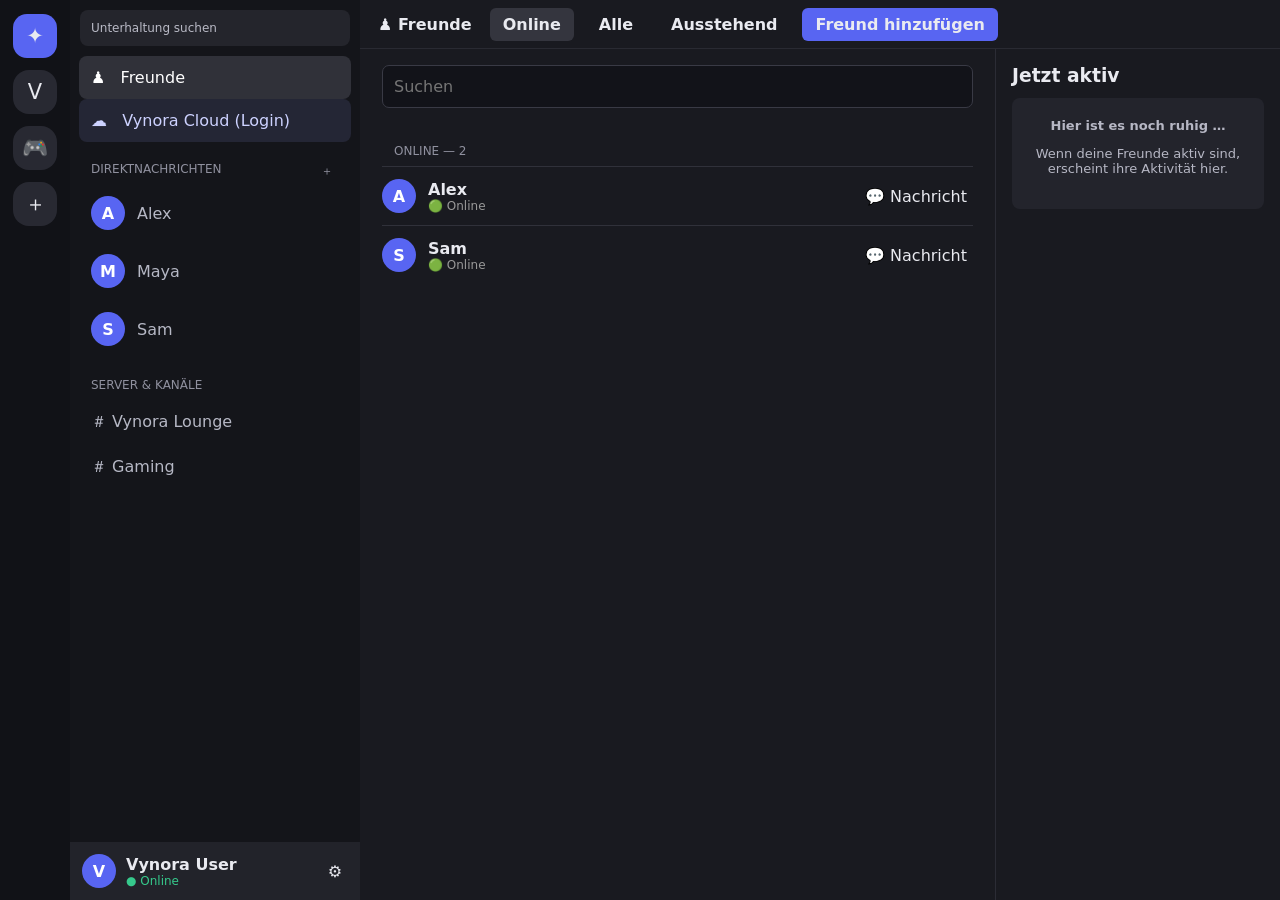
<file: demo.html>
<!doctype html>
<html lang="de"><head><meta charset="utf-8"><meta name="viewport" content="width=device-width,initial-scale=1"><title>Vynora — Messenger Prototype</title>
<style>
:root{font-family:Inter,system-ui,Arial,sans-serif;color:#e9eaf0;background:#191a20}*{box-sizing:border-box}body{margin:0}button,input{font:inherit}button{cursor:pointer;border:0;color:inherit;background:transparent}button:hover,.item:hover{background:#393a45}header{height:49px;border-bottom:1px solid #292a32;display:flex;align-items:center;gap:18px;padding:0 18px;font-weight:650}.app{display:flex;height:100dvh}.servers{width:70px;background:#111217;padding:14px 10px;display:flex;flex-direction:column;gap:12px;align-items:center}.server{width:44px;height:44px;border-radius:16px;background:#282932;font-size:21px}.server.active{background:#5865f2;border-radius:14px}.sidebar{width:290px;min-width:230px;background:#14151a;display:flex;flex-direction:column}.sidebar .search{margin:10px;background:#24252c;padding:11px;border-radius:8px;color:#b9bac6;font-size:12px}.nav{padding:0 9px;overflow:auto;flex:1}.item{display:flex;align-items:center;gap:12px;padding:12px;border-radius:8px;color:#b6b8c5;text-align:left;width:100%}.item.selected{background:#303139;color:white}.muted{color:#90919f;font-size:12px;margin:20px 12px 8px}.avatar{display:inline-grid;place-items:center;flex-shrink:0;width:34px;height:34px;border-radius:50%;background:#5865f2;color:white;font-weight:700}.user{padding:12px;background:#22232a;display:flex;gap:10px;align-items:center}.online{color:#36c98c;font-size:12px}.main{flex:1;min-width:0;display:flex;flex-direction:column}.content{display:flex;flex:1;min-height:0}.center{flex:1;display:flex;flex-direction:column;min-width:0}.right{width:285px;border-left:1px solid #2b2c35;padding:16px}.right h3{margin:0 0 12px}.empty{background:#23242c;border-radius:8px;padding:20px;text-align:center;color:#b6b7c4;font-size:13px}.tabs{display:flex;gap:12px}.tab{border-radius:6px;padding:7px 13px}.tab.active{background:#34353e}.tab.primary{background:#5865f2}.friends{padding:16px 22px}.filter{width:100%;background:#121319;border:1px solid #393a45;border-radius:7px;padding:11px;color:white;margin-bottom:16px}.friend{border-top:1px solid #30313a;padding:12px 0;display:flex;align-items:center;gap:12px}.friend button:last-child{margin-left:auto}.messages{flex:1;overflow:auto;padding:20px 24px;display:flex;flex-direction:column;gap:17px}.msg{display:flex;gap:12px}.msg p{margin:4px 0;white-space:pre-wrap;overflow-wrap:anywhere}.msg small{color:#999ba8}.composer{display:flex;margin:12px 18px 22px;background:#363740;border-radius:9px;padding:9px;gap:8px}.composer input{background:transparent;color:white;border:0;outline:0;flex:1;min-width:0}.composer button{background:#5865f2;padding:9px 14px;border-radius:6px}.hidden{display:none!important}@media(max-width:900px){.right{display:none}.sidebar{width:210px}}@media(max-width:600px){.servers{width:53px;padding:8px 3px}.sidebar{width:135px;min-width:135px}.sidebar .search{font-size:10px}.item{font-size:12px;padding:9px}.avatar{width:28px;height:28px}.tabs{gap:2px}.tab{padding:6px;font-size:12px}.friends{padding:10px}.user{font-size:11px}}
</style></head><body><div class="app"><aside class="servers"><button class="server active" title="Start" onclick="showFriends()">✦</button><button class="server" onclick="chooseServer('Vynora Lounge')">V</button><button class="server" onclick="chooseServer('Gaming')">🎮</button><button class="server" title="Server erstellen" onclick="addServer()">＋</button></aside><aside class="sidebar"><div class="search">Unterhaltung suchen</div><nav class="nav"><button class="item selected" id="friendsNav" onclick="showFriends()">♟ &nbsp; Freunde</button><a class="item" href="./cloud.html" style="text-decoration:none;background:#242635;color:#cdd2ff">☁ &nbsp; Vynora Cloud (Login)</a><div class="muted">DIREKTNACHRICHTEN <button style="float:right" onclick="addFriend()">＋</button></div><div id="dmList"></div><div class="muted">SERVER & KANÄLE</div><div id="channelList"></div></nav><div class="user"><span class="avatar">V</span><div style="flex:1"><strong id="selfName">Vynora User</strong><div class="online">● Online</div></div><button title="Profil bearbeiten" onclick="rename()">⚙</button></div></aside><main class="main"><header><span id="heading">♟ Freunde</span><div class="tabs" id="tabs"><button class="tab active" onclick="setTab('Online',this)">Online</button><button class="tab" onclick="setTab('Alle',this)">Alle</button><button class="tab" onclick="setTab('Ausstehend',this)">Ausstehend</button><button class="tab primary" onclick="addFriend()">Freund hinzufügen</button></div></header><div class="content"><section class="center"><div id="friendsPage" class="friends"><input class="filter" id="friendSearch" placeholder="Suchen" oninput="renderFriends()"><div class="muted" id="friendCount">ONLINE</div><div id="friendList"></div></div><div id="chatPage" class="hidden" style="display:flex;flex-direction:column;flex:1;min-height:0"><div class="messages" id="messages"></div><form class="composer" id="chatForm"><input id="messageInput" autocomplete="off" placeholder="Nachricht schreiben..." maxlength="2000"><button>Senden</button></form></div></section><aside class="right"><h3 id="rightTitle">Jetzt aktiv</h3><div class="empty" id="rightContent"><b>Hier ist es noch ruhig …</b><p>Wenn deine Freunde aktiv sind, erscheint ihre Aktivität hier.</p></div></aside></div></main></div>
<script>
const KEY='vynora-demo-v1';let initial={name:'Vynora User',friends:[{id:'alex',name:'Alex',online:true},{id:'maya',name:'Maya',online:false},{id:'sam',name:'Sam',online:true}],servers:['Vynora Lounge','Gaming'],messages:{alex:[{from:'Alex',text:'Willkommen bei Vynora! 👋',time:'11:30'}],maya:[],sam:[]}};let data;try{data=JSON.parse(localStorage.getItem(KEY))||initial}catch{data=initial}let selected=null,tab='Online';function save(){localStorage.setItem(KEY,JSON.stringify(data))}function esc(s){return String(s).replace(/[&<>"']/g,c=>({'&':'&amp;','<':'&lt;','>':'&gt;','"':'&quot;',"'":'&#39;'}[c]))}function avatar(n){return '<span class="avatar">'+esc(n[0].toUpperCase())+'</span>'}function renderNav(){document.getElementById('selfName').textContent=data.name;document.getElementById('dmList').innerHTML=data.friends.map(f=>'<button class="item '+(selected===f.id?'selected':'')+'" onclick="openChat('+JSON.stringify(f.id).replace(/"/g,'&quot;')+')">'+avatar(f.name)+'<span>'+esc(f.name)+'</span></button>').join('');document.getElementById('channelList').innerHTML=data.servers.map(s=>'<button class="item" onclick="chooseServer('+JSON.stringify(s).replace(/"/g,'&quot;')+')">＃ '+esc(s)+'</button>').join('')}function showFriends(){selected=null;document.getElementById('heading').textContent='♟ Freunde';document.getElementById('tabs').classList.remove('hidden');document.getElementById('friendsPage').classList.remove('hidden');document.getElementById('chatPage').classList.add('hidden');document.getElementById('rightTitle').textContent='Jetzt aktiv';document.getElementById('rightContent').innerHTML='<b>Hier ist es noch ruhig …</b><p>Wenn deine Freunde aktiv sind, erscheint ihre Aktivität hier.</p>';renderFriends();renderNav()}function setTab(t,el){tab=t;document.querySelectorAll('.tab:not(.primary)').forEach(x=>x.classList.remove('active'));el.classList.add('active');renderFriends()}function renderFriends(){let q=document.getElementById('friendSearch').value.toLowerCase();let fs=data.friends.filter(f=>f.name.toLowerCase().includes(q)&&(tab!=='Online'||f.online));document.getElementById('friendCount').textContent=tab.toUpperCase()+' — '+fs.length;document.getElementById('friendList').innerHTML=fs.map(f=>'<div class="friend">'+avatar(f.name)+'<div><b>'+esc(f.name)+'</b><div style="font-size:12px;color:#999">'+(f.online?'🟢 Online':'Offline')+'</div></div><button onclick="openChat('+JSON.stringify(f.id).replace(/"/g,'&quot;')+')">💬 Nachricht</button></div>').join('')||'<p style="color:#999">Keine Einträge.</p>'}function openChat(id){selected=id;let f=data.friends.find(x=>x.id===id);if(!f)return;document.getElementById('heading').textContent='@ '+f.name;document.getElementById('tabs').classList.add('hidden');document.getElementById('friendsPage').classList.add('hidden');document.getElementById('chatPage').classList.remove('hidden');document.getElementById('rightTitle').textContent=f.name;document.getElementById('rightContent').textContent='Profil • '+(f.online?'Online':'Offline');renderMessages();renderNav();document.getElementById('messageInput').focus()}function renderMessages(){let list=document.getElementById('messages');list.innerHTML=(data.messages[selected]||[]).map(m=>'<div class="msg">'+avatar(m.from)+'<div><b>'+esc(m.from)+'</b> <small>'+esc(m.time)+'</small><p>'+esc(m.text)+'</p></div></div>').join('')||'<p style="color:#999">Hier beginnt eure Unterhaltung.</p>';list.scrollTop=list.scrollHeight}document.getElementById('chatForm').onsubmit=e=>{e.preventDefault();let inp=document.getElementById('messageInput');let text=inp.value.trim();if(!text||!selected)return;(data.messages[selected]??=[]).push({from:data.name,text,time:new Date().toLocaleTimeString('de-DE',{hour:'2-digit',minute:'2-digit'})});inp.value='';save();renderMessages()};function addFriend(){let name=prompt('Name des Demokontakts:');if(!name||!name.trim())return;name=name.trim().slice(0,40);let id='friend-'+Date.now();data.friends.push({id,name,online:false});data.messages[id]=[];save();showFriends()}function rename(){let n=prompt('Dein Anzeigename:',data.name);if(n&&n.trim()){data.name=n.trim().slice(0,40);save();renderNav()}}function addServer(){let n=prompt('Servername:');if(n&&n.trim()){data.servers.push(n.trim().slice(0,40));save();renderNav()}}function chooseServer(name){document.getElementById('heading').textContent='＃ '+name;document.getElementById('tabs').classList.add('hidden');document.getElementById('friendsPage').classList.add('hidden');document.getElementById('chatPage').classList.add('hidden');document.getElementById('rightTitle').textContent='Server';document.getElementById('rightContent').textContent='Serverkanäle und Mehrbenutzer-Chat folgen mit dem Backend.'}showFriends();
</script></body></html>
</file>
<file: assets/vynora-discordlike.css>
/* Vynora 0.3 • Messenger layout, original iconography, Discord-inspired usability */
:root{--rail:#111216;--sidebar:#141519;--main:#1b1c22;--panel:#22232b;--raised:#2b2d35;--hover:#2d2f38;--border:#292a33;--fg:#f2f3f5;--muted:#a3a6b2;--brand:#5965f2;--positive:#32be81;--danger:#ef616b;font-family:Inter,system-ui,"Segoe UI",Arial,sans-serif;accent-color:var(--brand)}
body{background:var(--main);color:var(--fg)}
#app{background:var(--main)}
.rail{width:72px;flex-basis:72px;background:var(--rail);gap:9px;padding-top:14px;scrollbar-width:none}
.rail::-webkit-scrollbar{display:none}
.railButton{position:relative;flex:0 0 auto;background:#25262e;font-size:15px;color:#dde1ea;width:46px;height:46px;min-height:46px;border-radius:17px;transition:border-radius .14s,background .14s,color .14s,transform .15s;display:grid;place-items:center}
.railButton.active,.railButton:hover{border-radius:14px;background:var(--brand);color:white}
.railButton.active:before{content:"";position:absolute;background:#fff;left:-13px;height:37px;width:4px;border-radius:0 4px 4px 0}
.railButton:not(.active):hover:before{content:"";position:absolute;background:#fff;left:-13px;height:19px;width:4px;border-radius:0 4px 4px 0}
.railButton.is-add{color:#3fc68b}.railButton.is-add:hover{background:#319a70;color:white}
.railDivider{background:#282933;margin:0 0 3px;width:33px}
.side{width:304px;flex-basis:304px;background:var(--sidebar);border-top-left-radius:11px}
.sideTop{height:51px;background:var(--sidebar);padding:9px 9px;border-color:#1e1f26}
.searchTop{height:33px;padding:7px 10px;background:#25262d;color:#c0c2ce;border-radius:6px;display:flex;align-items:center;justify-content:center;gap:5px;font-weight:560;white-space:nowrap;overflow:hidden}
.searchTop .key{margin-left:auto;color:#9093a1;background:#191a21;border:1px solid #363943;padding:1px 5px;font-size:10px;border-radius:3px}
.sideScroll{padding:10px 9px;scrollbar-color:#292b35 transparent;scrollbar-width:thin}
.sideScroll .navItem{height:41px;padding:8px 10px;margin-bottom:2px;font-size:14px;font-weight:540}
.navItem{transition:background .1s ease;color:#b9bbc7}
.navItem:hover{background:#24262e!important;color:#fff}
.navItem.active{background:#2d2f37!important;color:white}
.navItem svg{width:21px;height:21px;stroke:#a9acb7;flex:0 0 auto}
.navItem.active svg{stroke:#ededf2}
.navItem .avatar{width:32px;height:32px;min-width:32px;border-radius:50%}
.navItem .navTitle{white-space:nowrap;text-overflow:ellipsis;overflow:hidden;font-weight:550}
.navItem .sub{display:block;font-size:11px;color:#989ba8;font-weight:400;margin-top:1px}
.sectionLabel{font-size:10.5px;margin-top:11px;font-weight:740;padding:12px 9px 7px}
.sectionLabel button{color:#9295a4;font-size:18px;line-height:18px;padding:2px 5px;border-radius:4px}
.sectionLabel button:hover{background:#343640;color:white}
#channelNav .navItem,#dmNav .navItem{height:41px}
#dmNav .navItem{height:46px}
#channelNav .navItem{color:#a2a5b2}
.account{height:59px;background:#1d1e24;padding:7px 8px;gap:9px}
.account .avatar{width:34px;min-width:34px;height:34px;border:2px solid #343640}
.accountInfo b{font-size:13px}.accountInfo small{font-size:11px}
.account button{display:grid;place-items:center;width:27px;height:30px;color:#b4b6c0;font-size:18px;border-radius:5px}
.account button:hover{background:#353740;color:white}
.work{background:var(--main)}
.top{background:#1b1c22;height:50px;min-height:50px;border-bottom:1px solid #2a2c35;box-shadow:0 1px 1px #0002;padding:0 16px;gap:13px}
.top strong{font-weight:720;white-space:nowrap;overflow:hidden;text-overflow:ellipsis;max-width:250px;letter-spacing:.01em}
.top .sep{height:22px;background:#393a46}
#tabs{display:flex;align-items:center;gap:9px;white-space:nowrap}
#tabs button.tab{font-size:13px;font-weight:600;padding:6px 11px}
#tabs .tab.active{background:#32343e}
#tabs .primary{background:#5865f2;border-radius:5px;padding:6px 12px!important}
.topTools{margin-left:auto;display:flex;align-items:center;gap:5px;min-width:0}
.topTools button{width:31px;height:31px;display:grid;place-items:center;border-radius:6px;color:#a4a6b4}
.topTools button:hover,.topTools button.is-active{color:#fff;background:#333540}
.topTools button svg{width:18px;height:18px}
.topTools .quickFind{background:#131419;border:1px solid #34353e;border-radius:5px;min-width:130px;max-width:185px;height:28px;padding:5px 9px;font-size:12px;color:#d8d8e1}
.topTools .quickFind::placeholder{color:#9294a2}
.body{background:var(--main)}
.content{background:#1b1c22}
.right{width:326px;flex-basis:326px;background:#1b1c22;border-color:#2b2c35;padding:19px 16px}
.right h3{font-weight:750;font-size:15px;margin-bottom:12px}
.activeCard{background:#22232a;border-radius:9px;color:#b1b3bf;font-size:12px;line-height:1.5;padding:18px 16px}
.activeCard strong{display:block;color:#fff;margin:0 0 4px;font-size:13px}
#friendsView{background:#1b1c22}
.friendsArea{padding:14px 21px;overflow:auto;scrollbar-color:#333540 transparent;scrollbar-width:thin}
.friendsArea .filter{height:39px;margin:0;border:1px solid #34353d;background:#111216;color:white;padding-left:34px}
.friendSearchWrap{position:relative}.friendSearchWrap .searchMag{position:absolute;left:11px;top:12px;color:#9ca0af;pointer-events:none}
.friendSearchWrap .searchMag svg{width:17px;height:17px}
.listHead{font-size:11px;font-weight:750;color:#aeb0bc;margin-top:24px;margin-bottom:12px}
.friendRow{border-color:#2c2d35;min-height:64px;padding:10px 1px}
.friendRow:first-child{border-top:1px solid #2c2d35}
.friendRow:hover{background:#202128;border-radius:7px;padding-left:8px;padding-right:8px}
.friendRow .avatar{width:35px;height:35px;min-width:35px}
.friendRow b{font-size:13px;color:#f0f0f2}
.friendRow small{font-size:11px;color:#9396a3}
.friendRow .pill{display:grid;place-items:center;background:#292a33;color:#c4c6d0;border-radius:50%;width:34px;height:34px;min-width:34px;padding:0;font-size:13px}
.friendRow .pill:hover{background:#353742;color:#fff}
.friendRow .pill.danger:hover{color:#ff858b}
.friendRow .primary{padding:7px 10px}
.friendsArea h2{font-size:19px;margin:7px 0}
.friendsArea form input{background:#121318;border:1px solid #3b3e49}
.msgs{background:var(--main);padding:22px 24px 2px;scrollbar-color:#363943 transparent}
.msg{padding:4px 8px;position:relative;border-radius:7px;margin:2px -8px 4px}
.msg:hover{background:#22242d}
.msg .avatar{width:39px;min-width:39px;height:39px;font-size:14px}
.msgName{font-size:14px}.msgDate{font-size:10px}
.msgBody{font-size:14px;margin-top:4px;line-height:1.43;color:#e1e2e8}
.msgActions{position:absolute;display:none;right:10px;top:-16px;background:#242630;border:1px solid #3b3d49;border-radius:6px;box-shadow:0 5px 15px #0007;z-index:4}
.msg:hover .msgActions,.msg:focus-within .msgActions{display:flex}
.msgActions button{height:30px;width:33px;display:grid;place-items:center;color:#bbc0cb;border-radius:4px}
.msgActions button:hover{color:white;background:#424450}
.reactions{display:flex;gap:6px;margin-top:7px;flex-wrap:wrap}
.reaction{display:inline-flex;align-items:center;gap:4px;border-radius:7px;border:1px solid #3d4050;background:#2b2d37;padding:3px 8px;font-size:12px;color:#d4d7e1}
.reaction.owned{color:#b8bfff;border-color:#7079f6;background:#2a2c44}
.composer{padding:10px 13px;margin:12px 18px 19px;background:#34353e;align-items:center;border-radius:9px}
.composer input{height:36px;color:#f0f0f5;font-size:14px}
.composer input::placeholder{color:#9193a1}
.composer .primary{background:#5865f2;padding:8px 13px;font-size:12px}
.composeTool{color:#bdc0cb;font-size:18px;display:grid;place-items:center;width:30px;height:30px;border-radius:5px}
.composeTool:hover{color:#fff;background:#484955}
.composeTool svg{width:21px;height:21px}
#requestsView{background:var(--main)}
#settingsView{background:var(--main)}
.settingsShell{max-width:790px;margin:0 auto}
.settingsShell .settingsHint{font-size:13px;color:#a2a4b2;line-height:1.6}
#profileForm{padding:22px;background:#25262e;border-radius:10px}
#profileForm label{font-weight:600;margin-bottom:14px}
#profileForm input{height:40px;background:#15161b;margin-top:8px}
.profileHeader{position:relative;background:#303347;height:118px;border-radius:9px 9px 0 0;margin:-19px -16px 16px}
.profileHeader .largeAvatar{position:absolute;bottom:-28px;left:17px;width:80px;height:80px;border:6px solid #1b1c22;border-radius:50%;background:#5965f2;font-weight:750;font-size:30px;display:grid;place-items:center}
.profileCard{padding:26px 14px 14px;background:#25262d;border-radius:9px;margin-top:35px}
.profileCard .name{font-size:17px;font-weight:800}.profileCard .handle{color:#b8bac7;font-size:12px;margin-top:5px}
.profileCard .info{margin-top:20px;padding-top:15px;border-top:1px solid #393a44;color:#b5b8c4;line-height:1.7;font-size:12px}
.profileCard .info strong{display:block;color:white;margin-bottom:4px}
.memberRow{display:flex;align-items:center;gap:10px;padding:7px 4px;border-radius:5px;text-align:left}
.memberRow .avatar{width:29px;min-width:29px;height:29px;font-size:11px}
.memberRow .label{font-size:12px;font-weight:600}
.headerAppMark{font-size:14px;font-weight:600;color:#dadce8}
.modalBackdrop{position:fixed;inset:0;background:#08090bb5;z-index:120;display:grid;place-items:center;padding:22px}
.modal{width:min(480px,100%);background:#292b34;padding:25px;border-radius:12px;box-shadow:0 15px 65px #000b}
.modal h2{font-size:21px;margin:0 0 8px}.modal p{color:#adb1bf;line-height:1.5;font-size:13px}
.modalForm{display:flex;gap:9px;margin-top:15px}.modalForm input{flex:1;background:#17181e}
.modalFooter{display:flex;justify-content:flex-end;gap:10px;margin-top:18px}
kbd{background:#282a32;padding:2px 5px;border:1px solid #444650;border-radius:4px;font-size:10px;color:#bdc0cc}
#toast{border-radius:8px;color:#fff;background:#303344;border:1px solid #535773}
.railTooltip{position:absolute;left:68px;top:8px;background:#08090d;color:#fff;padding:7px 11px;border-radius:5px;z-index:20;white-space:nowrap;box-shadow:0 4px 12px #0009}
.emptyState{display:grid;place-content:center;flex:1;text-align:center;padding:30px;color:#aeb0bd}
.emptyState .symbol{display:block;font-size:44px;margin-bottom:8px;color:#8891ed}
.emptyState h3{color:#f4f4f7;margin:8px 0 4px}
.emptyState p{font-size:13px;max-width:420px;line-height:1.5}
.mutedText{color:#a4a7b3}
#quickSearch{display:flex;align-items:center;gap:6px}
@media(max-width:1100px){.right{width:255px;flex-basis:255px}.side{width:255px;flex-basis:255px}.topTools .quickFind{max-width:130px}}
@media(max-width:890px){.right{display:none}.side{width:240px;flex-basis:240px}.topTools .quickFind{max-width:115px}}
@media(max-width:650px){.rail{width:54px;flex-basis:54px}.railButton{width:38px;height:38px;min-height:38px}.railButton.active:before{left:-8px}.side{width:154px;flex-basis:154px}.sideScroll{padding:8px 5px}.sideScroll .navItem{padding:7px 6px}.account{gap:4px;padding:4px}.account button{width:25px}.top{padding:0 8px;gap:5px}.top strong{max-width:110px;font-size:12px}#tabs{gap:1px}#tabs button.tab{font-size:11px;padding:6px 5px}.topTools .quickFind{display:none}.topTools button{width:24px}.topTools button svg{width:15px}.composer{margin:7px;padding:6px}.msg{padding:5px}.msg .avatar{width:32px;min-width:32px;height:32px}.friendsArea{padding:10px 8px}.friendRow .pill{width:27px;height:27px;min-width:27px}.sideTop{padding:7px 4px}.searchTop{font-size:10px}.searchTop .key{display:none}}
@media(prefers-reduced-motion:reduce){*,*::before,*::after{scroll-behavior:auto!important;transition:none!important;animation:none!important}}
</file>
<file: assets/vynora-v04.css>
/* Vynora UI v0.4 — independently authored Discord-like spatial design.
   No Discord artwork, logos, font binaries or proprietary UI code used. */
:root {
 --rail:#101115; --sidebar:#121317; --main:#1c1d23; --panel:#22232b;
 --raised:#2b2d36; --hover:#31323c; --border:#2b2c35;
 --fg:#f2f3f6; --muted:#9497a5; --brand:#5965f2;
 --positive:#3ba979; --danger:#ed626b;
 font-family:Inter,"Segoe UI",system-ui,Arial,sans-serif;font-size:14px;
}
body{background:var(--main)}button{transition:background-color .12s ease,color .12s ease,filter .12s ease}
button:hover:not(:disabled){filter:none}
#app{background:var(--main);font-size:14px}
.rail{background:var(--rail);width:72px;flex-basis:72px;gap:9px;padding:12px 10px}
.railButton{width:48px;height:48px;min-height:48px;border-radius:18px;box-shadow:none;background:#292a33;color:#e1e3ee;font-size:16px}
.railButton:hover,.railButton.active{background:var(--brand);border-radius:15px;color:white}
.railButton.active:before{left:-13px;height:38px}
.railButton.is-add{color:#39bb85;background:#26282d}
.railButton.is-add:hover{background:#3aa67e;color:#fff}
.side{width:284px;flex-basis:284px;border-radius:10px 0 0 0;background:var(--sidebar)}
.sideTop{height:53px;flex-basis:53px;border-bottom:1px solid #202127;padding:9px 9px}
.searchTop{height:35px;background:#25262e;padding:8px 11px;justify-content:space-between;border-radius:7px;text-align:left;font-size:12px;font-weight:550;color:#c9cbd7}
.searchTop:hover{background:#30323c}
.searchTop .key{background:#14151b;border:1px solid #40414b;border-radius:4px;color:#888c9a;white-space:nowrap}
.sideScroll{padding:11px 9px;scrollbar-width:thin}
.sideScroll .navItem{height:40px;padding:8px 10px;gap:12px}
.sideScroll #navFriends{height:43px;margin-bottom:2px}
.sideScroll #navRequests{height:43px}
.sideScroll .navItem svg{width:20px;height:20px}
.sectionLabel{font-size:10.5px;letter-spacing:.025em;font-weight:720;color:#999ca8;margin-top:13px;padding:12px 9px 8px}
.sectionLabel button{width:24px;height:23px;display:inline-grid;place-items:center;font-size:18px;line-height:1}
#dmNav .navItem{height:45px;padding:5px 8px}
#dmNav .avatar{width:32px;min-width:32px;height:32px;font-size:12px}
#channelNav .navItem{height:36px}
#channelNav .navItem svg{width:20px;height:20px}
.navItem{border-radius:6px;color:#a7a9b6}
.navItem:hover{background:#292b33!important;color:#e9eaf1}
.navItem.active{background:#30313b!important;color:white}
.navItem.active svg{stroke:#e5e7f4}
.account{height:62px;flex-shrink:0;background:#202127;padding:7px 9px;border-top:1px solid #272831}
.accountInfo b{font-size:13px;line-height:16px}.accountInfo small{font-size:10.5px;line-height:15px}
.account button{width:29px;height:29px;border-radius:6px}
.account .avatar{width:35px;min-width:35px;height:35px}
.work,.body,.content{background:var(--main)}
.top{height:53px;min-height:53px;background:#1b1c22;padding:0 20px;gap:13px;box-shadow:0 1px 0 #08090c45}
.top strong{font-size:14px;max-width:260px;font-weight:760;display:flex;align-items:center;gap:8px}
.top .sep{height:22px;background:#3a3b44}
#tabs{gap:12px}
#tabs .tab{font-size:13px;padding:6px 12px;color:#aeb1c0;font-weight:540}
#tabs .tab.active{color:#f4f4f6;background:#33343d}
#tabs .primary{border-radius:6px;background:var(--brand);font-size:13px;font-weight:700}
.topTools{gap:7px}
.topTools button{width:30px;height:30px}
.topTools button svg{width:20px;height:20px}
.topTools .quickFind{background:#14151a;border:1px solid #353740;max-width:175px;width:175px;font-size:12px}
.content{min-width:0}
.right{width:305px;flex-basis:305px;background:var(--main);border-left:1px solid #2c2d35;padding:20px 15px}
.right h3{font-size:16px;font-weight:750;color:#f1f2f5;margin-bottom:15px}
.activeCard{background:#24252d;border-radius:8px;padding:18px 16px;color:#aeb0bd;font-size:12px;line-height:1.5}
.activeCard strong{font-size:13px}
.friendSearchWrap .searchMag{top:11px}
.friendsArea{padding:16px 24px}
.friendsArea .filter{height:40px;background:#131419;border:1px solid #383a43;border-radius:8px}
.friendsArea .filter:focus{outline:1px solid #5965f2;outline-offset:0}
.listHead{font-size:11px;font-weight:720;letter-spacing:.005em;margin:22px 0 12px;color:#aeb0bc}
.friendRow{min-height:64px;gap:12px;border-top:1px solid #292b32;padding:10px 6px}
.friendRow:hover{background:#25262e;padding-left:10px;padding-right:10px}
.friendRow b{font-size:13px}
.friendRow small{font-size:11.5px;color:#9fa2b0}
.friendRow .pill{width:34px;height:34px}
.memberRow{width:100%;display:flex;align-items:center;gap:11px;padding:7px 7px;color:#b9bac4;border-radius:6px}
.memberRow:hover{background:#292b33;color:#f3f3f6}
.memberRow .label{font-size:13px}
.memberRow .avatar{width:33px;height:33px;min-width:33px}
.msgs{padding:22px 22px 8px;background:var(--main)}
.msg{margin:0 -8px 4px;padding:5px 8px;gap:14px;border-radius:5px}
.msg:hover{background:#22242b}
.msg .avatar{width:40px;min-width:40px;height:40px}
.msgMain{padding:0 2px}
.msgName{font-size:14px;font-weight:700;cursor:default}
.msgDate{font-size:10px;color:#898b9a}
.msgBody{margin-top:5px;color:#e0e1e7;line-height:1.45}
.msgActions{background:#23242d;border-color:#383a46;top:-15px;right:14px}
.composer{margin:10px 17px 18px;background:#383941;border:1px solid transparent;padding:9px 11px;border-radius:8px}
.composer:focus-within{border-color:#666a91}
.composer input{height:37px;color:#f4f4f6}
.composer .primary{border-radius:5px}
.composeTool{width:30px;height:32px}
#requestsView .friendsArea h2,#settingsView .friendsArea h2{font-size:20px}
.emptyState{min-height:270px;display:flex;align-items:center;justify-content:center;flex-direction:column}
.emptyState .symbol{font-size:40px;color:#8991ef}
.emptyState h3{font-size:17px;margin:8px 0}
.emptyState p{font-size:13px;color:#9da0ae}
.profileHeader{background:linear-gradient(120deg,#30354d,#252838);height:116px}
.profileCard{background:#25262e}
.profileCard .name{font-size:17px}
#profileForm{background:#24252d;border:1px solid #30323a;padding:24px}
.modalBackdrop{backdrop-filter:blur(3px)}
.modal{background:#2b2c35;border:1px solid #3a3c48;border-radius:12px;box-shadow:0 20px 85px #000b}
.modalFooter .primary{min-width:112px}
.toast{max-width:420px}
/* True server navigation, unlike the old demo which mixed friends into servers. */
#app:not(.serverMode) #channelHeading,
#app:not(.serverMode) #channelNav{display:none}
#app.serverMode #navFriends,
#app.serverMode #navRequests,
#app.serverMode #dmHeading,
#app.serverMode #dmNav{display:none}
#app.serverMode .sideTop{padding:0;border-bottom:1px solid #2c2e37}
#app.serverMode .searchTop{height:53px;padding:0 17px;border-radius:0;background:transparent;font-weight:770;color:#f4f5f8;font-size:14px}
#app.serverMode .searchTop:hover{background:#25262e}
#app.serverMode .searchTop .key{display:none}
#app.serverMode #channelHeading{margin-top:6px}
#app.serverMode #channelNav .navItem{height:37px;font-size:14px}
#app.serverMode .railButton.active{border-radius:14px}
#app.serverMode .account{background:#202127}
/* Buttons for real server and channel management. */
#serverTools{display:flex;gap:4px;align-items:center}
#serverTools button{padding:3px 5px;border-radius:4px;color:#9295a4}
#serverTools button:hover{background:#373843;color:#fff}
.serverHint{color:#9195a4;font-size:11px;padding:7px 9px 12px;line-height:1.4}
.headerIcon{display:inline-grid;place-items:center;color:#aaaeba}
.headerIcon svg{width:19px;height:19px}
#rightText .memberRow{padding:8px 6px}
/* Small screens: keep navigation useful rather than squashing every column. */
@media(max-width:1100px){.side{width:260px;flex-basis:260px}.right{width:265px;flex-basis:265px}.topTools .quickFind{width:125px}}
@media(max-width:950px){.right{display:none}.side{width:244px;flex-basis:244px}}
@media(max-width:700px){.rail{width:53px;flex-basis:53px;padding:10px 3px}.railButton{width:41px;height:41px;min-height:41px}.side{width:175px;flex-basis:175px}.sideTop{height:49px;flex-basis:49px}.top{padding:0 8px;gap:5px}.top strong{max-width:112px;font-size:12px}.top .sep{display:none}#tabs{gap:1px}#tabs .tab{padding:6px 5px;font-size:11px}#tabs .primary{padding:5px 7px!important;font-size:10px}.topTools .quickFind{display:none}.topTools button{width:25px}.friendsArea{padding:10px}.right{display:none}.account button{width:25px}.accountInfo{max-width:60px}}
@media(prefers-reduced-motion:reduce){*,*::before,*::after{transition:none!important}}
</file>
